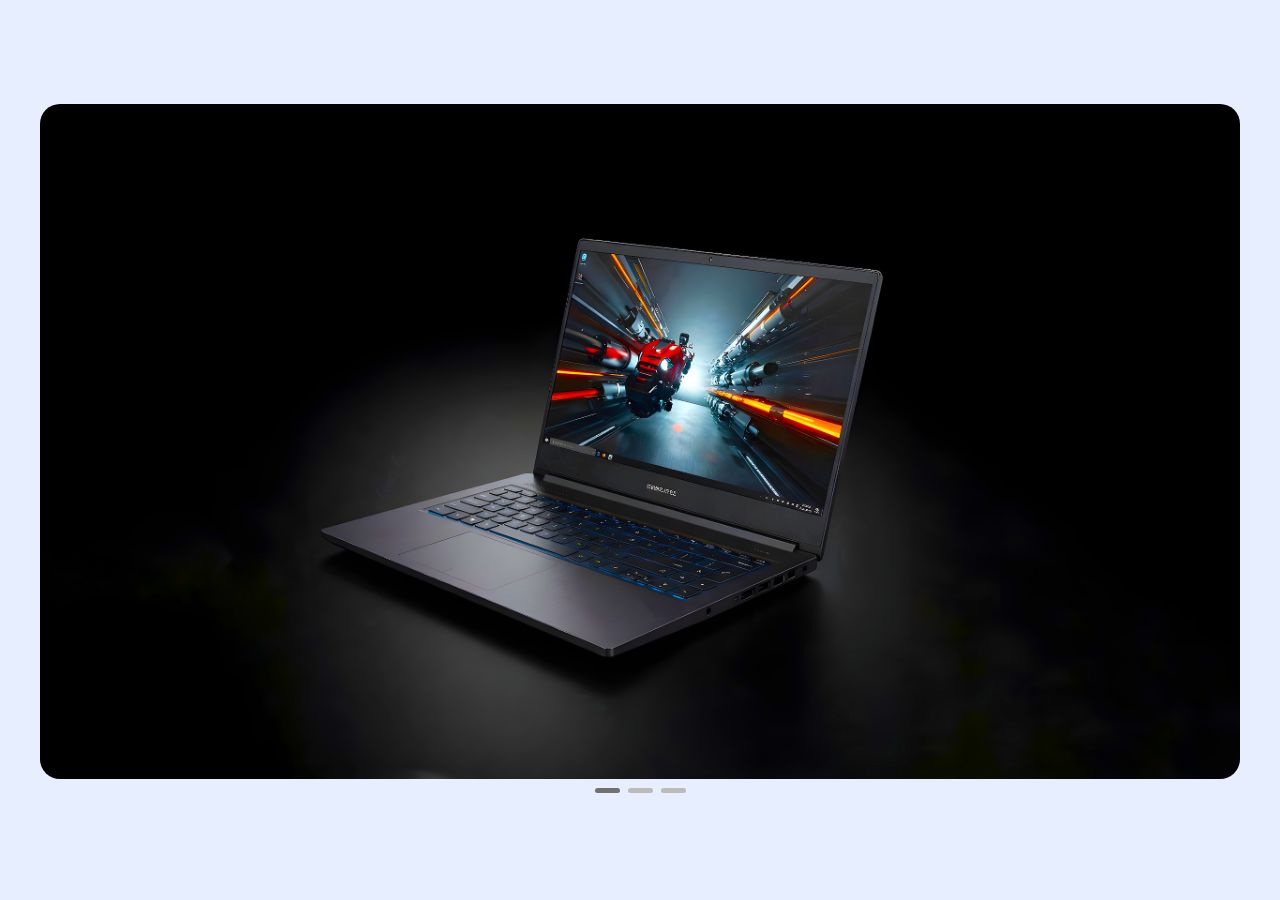
<file: Automatic Image Slider/index.html>
<!DOCTYPE html>
<html lang="en">
<head>
    <meta charset="UTF-8">
    <meta name="viewport" content="width=device-width, initial-scale=1.0">
    <link rel="stylesheet" href="style.css">
    <title>Automatic Image Slider Using Html, CSS and JavaScript</title>
</head>
<body>
    <div class="slideshow-container">
        <div class="mySlides fade">
            <img src="images/img-1.jpg" style="width:100%">
        </div>
        <div class="mySlides fade">
            <img src="images/img-2.jpg" style="width:100%">
        </div>
        <div class="mySlides fade">
            <img src="images/img-3.jpg" style="width:100%">
        </div>
    </div>

    <div style="text-align:center">
        <span class="dot"></span>
        <span class="dot"></span>
        <span class="dot"></span>
    </div>

    <script src="script.js"></script>
</body>
</html>
</file>
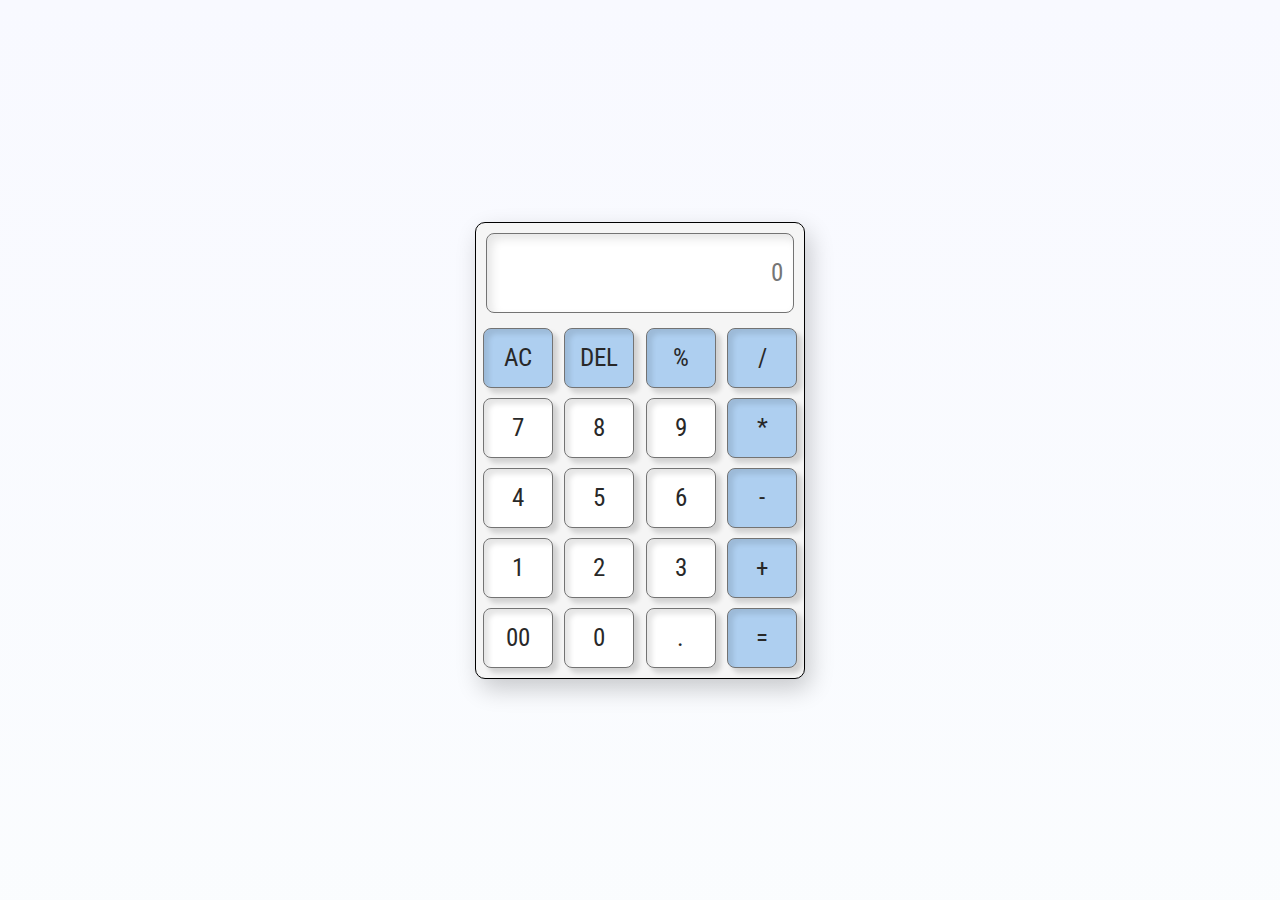
<file: Calculator App/index.html>
<!DOCTYPE html>
<html lang="en">
<head>
    <meta charset="UTF-8">
    <meta http-equiv="X-UA-Compatible" content="IE=edge" />
    <meta name="viewport" content="width=device-width, initial-scale=1.0">
    <link rel="stylesheet" href="style.css">
    <title>Calculator using Html, CSS and JavaScript</title>
</head>
<body>
    <div class="main">
        <div class="calculator">
            <input type="text" id="inputBox" placeholder="0" />
            <div class="buttons">
                <button data-value="AC" class="operator">AC</button>
                <button data-value="DEL" class="operator">DEL</button>
                <button data-value="%" class="operator">%</button>
                <button data-value="/" class="operator">/</button>

                <button data-value="7">7</button>
                <button data-value="8">8</button>
                <button data-value="9">9</button>
                <button data-value="*" class="operator">*</button>

                <button data-value="4">4</button>
                <button data-value="5">5</button>
                <button data-value="6">6</button>
                <button data-value="-" class="operator">-</button>

                <button data-value="1">1</button>
                <button data-value="2">2</button>
                <button data-value="3">3</button>
                <button data-value="+" class="operator">+</button>

                <button data-value="00">00</button>
                <button data-value="0">0</button>
                <button data-value=".">.</button>
                <button data-value="=" class="equalBtn">=</button>
            </div>
        </div>
    </div>
    <script src="script.js"></script>
</body>
</html>
</file>
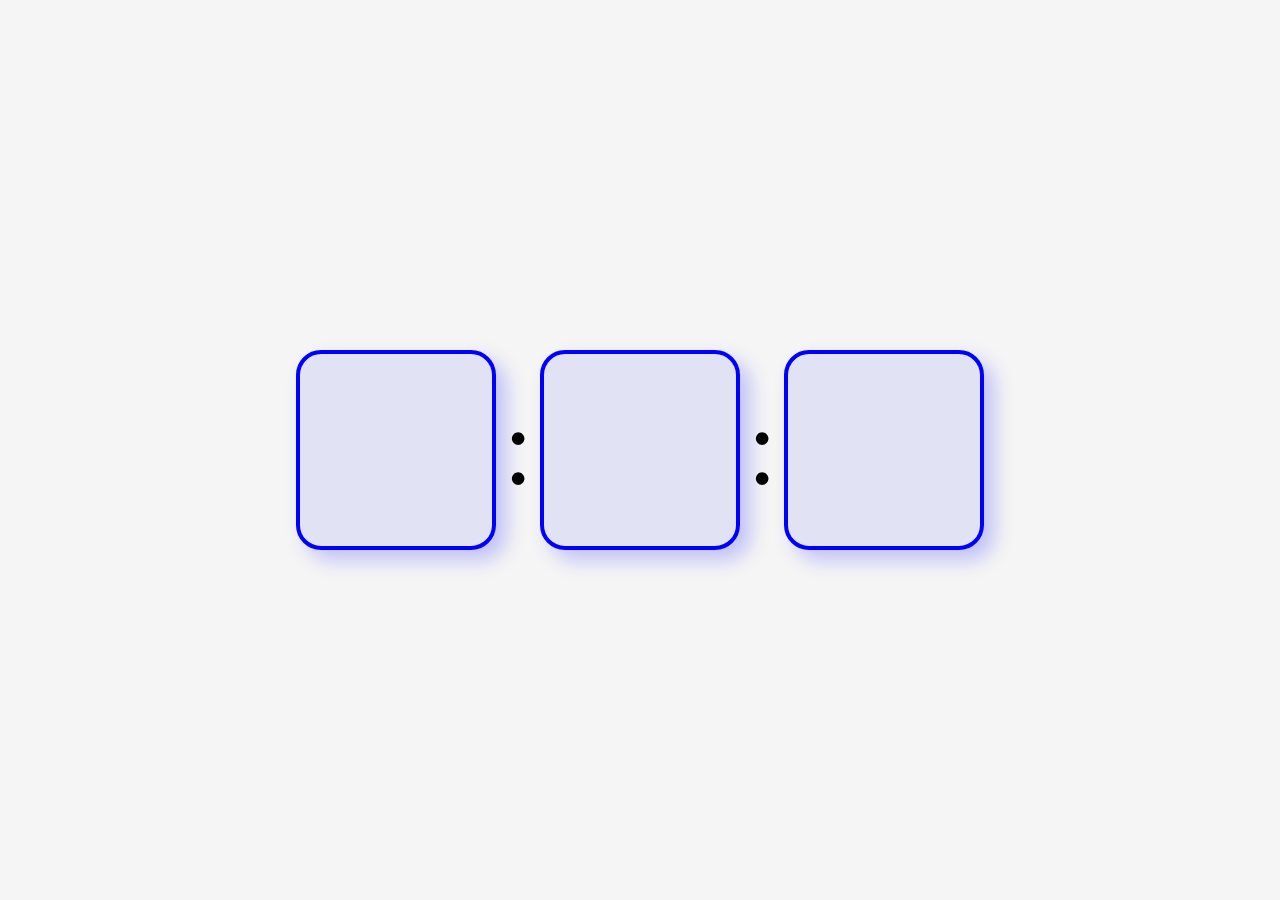
<file: Digital Clock/index.html>
<!DOCTYPE html>
<html lang="en">
<head>
    <meta charset="UTF-8">
    <meta name="viewport" content="width=device-width, initial-scale=1.0">
    <link rel="stylesheet" href="style.css">
    <title>Digital Clock using Html, CSS and JavaScript</title>
</head>
<body>
    <div class="clock">
        <div id="hours"></div>
        <span>:</span>
        <div id="minutes"></div>
        <span>:</span>
        <div id="seconds"></div>
    </div>

    <script src="script.js"></script>
</body>
</html>
</file>
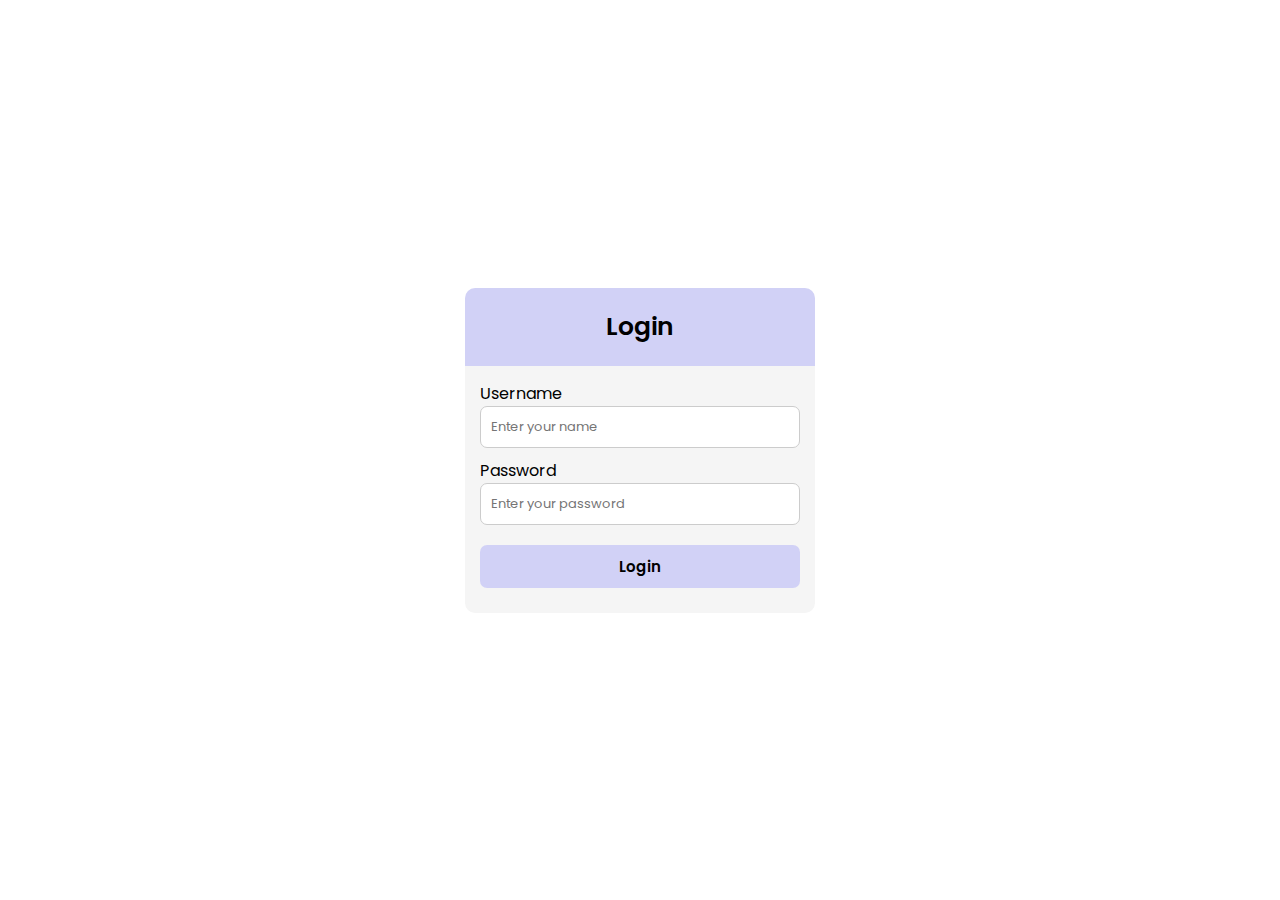
<file: Login Form/index.html>
<!DOCTYPE html>
<html lang="en">
<head>
    <meta charset="UTF-8">
    <meta name="viewport" content="width=device-width, initial-scale=1.0">
    <link rel="stylesheet" href="style.css">
    <title>Login form using Html and CSS</title>
</head>
<body>
    <div class="main">
        <div class="login-form">
            <h1>Login</h1>
            <form>
                <label for="username">Username</label>
                <input type="text" name="username" id="username" placeholder="Enter your name">
                <label for="password">Password</label>
                <input type="text" name="password" id="password" placeholder="Enter your password">
                <input type="submit" value="Login">
            </form>
        </div>
    </div> 
</body>
</html>
</file>
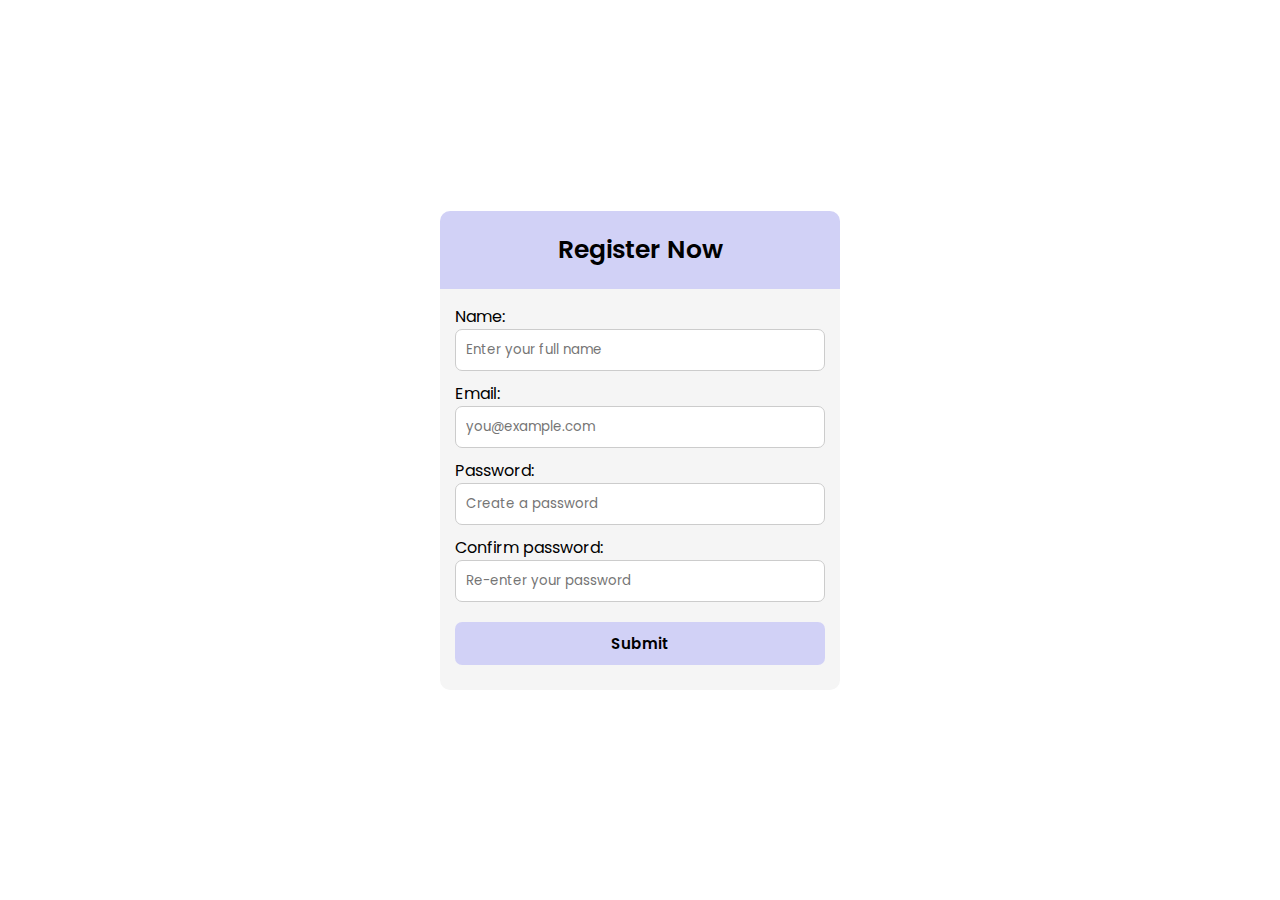
<file: Registration form/index.html>
<!DOCTYPE html>
<html lang="en">
<head>
    <meta charset="UTF-8">
    <meta name="viewport" content="width=device-width, initial-scale=1.0">
    <link rel="stylesheet" href="style.css">
    <title>Registration form using Html and CSS</title>
</head>
<body>
    <div class="main">
        <div class="register">
            <h1>Register Now</h1>

            <!-- Form for capturing user information -->
            <form>
                <label for="name">Name:</label>
                <input type="text" name="name" id="name" placeholder="Enter your full name" required>
                <label for="email">Email:</label>
                <input type="email" name="email" id="email" placeholder="you@example.com" required>
                <label for="password">Password:</label>
                <input type="password" name="password" id="password" placeholder="Create a password" required>
                <label for="password2">Confirm password:</label>
                <input type="password" name="password2" id="password2" placeholder="Re-enter your password" required>
                <input type="submit" value="Submit">
            </form>
        </div>
    </div>
</body>
</html>
</file>
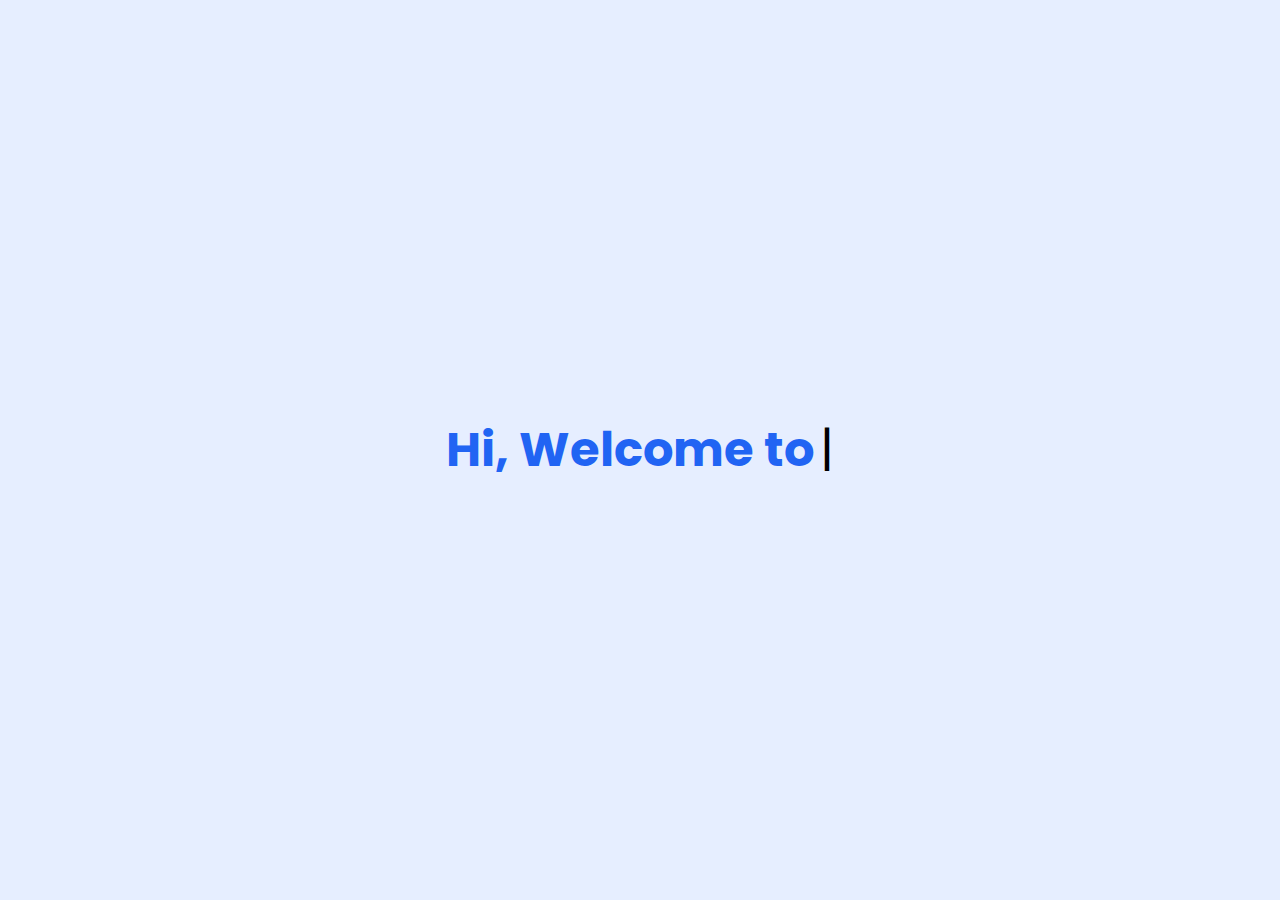
<file: Typing Effect Using Html, CSS and JavaScript/index.html>
<!DOCTYPE html>
<html lang="en">
<head>
    <meta charset="UTF-8">
    <meta name="viewport" content="width=device-width, initial-scale=1.0">
    <link rel="stylesheet" href="style.css">
    <title>Typing Effect Using Html, CSS and JavaScript</title>
</head>
<body>
    <div class="typing-container">
        <span class="typing-text" id="typing-text"></span>
        <span class="cursor" id="cursor">|</span>
    </div>

    <script src="script.js"></script>
</body>
</html>
</file>
<file: Automatic Image Slider/style.css>
* {
    margin: 0;
    padding: 0;
    box-sizing: border-box;
}

body{
    display: flex;
    flex-direction: column;
    align-items: center;
    justify-content: center;
    height: 100vh;
    background-color: #e6eeff;
}

.mySlides {
    display: none;
}

img {
    vertical-align: middle;
    border-radius: 20px;
}

.slideshow-container {
    max-width: 1200px;
    position: relative;
}

.dot {
    height: 5px;
    width: 25px;
    margin: 0 2px;
    background-color: #bbb;
    border-radius: 5px;
    display: inline-block;
    transition: background-color 0.6s ease;
}

.active {
    background-color: #717171;
}

/* Fading animation */
.fade {
    animation-name: fade;
    animation-duration: 1.2s;
}

@keyframes fade {
    from {
        opacity: .4
    }

    to {
        opacity: 1
    }
}
</file>
<file: Calculator App/style.css>
@import url('https://fonts.googleapis.com/css2?family=Roboto+Condensed:ital,wght@0,100..900;1,100..900&display=swap');

*{
    margin: 0;
    padding: 0;
    box-sizing: border-box;
    font-family: "Roboto Condensed", serif;
}

body{
    background: linear-gradient(0deg, #aecff00f 0%, #F8F9FF 100%);
}

.main{
    width: 100%;
    height: 100vh;
    display: flex;
    align-items: center;
    justify-content: center;
}

.calculator{
    max-width: 330px;
    border: 1px solid black;
    border-radius: 10px;
    box-shadow: 5px 10px 25px rgba(0, 0, 0, 0.2);
    background-color: whitesmoke;
    padding-bottom: 5px;
}

input{
    height: 80px;
    width: calc(100% - 20px);
    padding: 10px;
    text-align: right;
    font-size: 25px;
    border: 1px solid rgb(115, 115, 115);
    border-radius: 8px;
    margin: 10px;
    box-shadow: inset 5px 5px 10px rgba(0, 0, 0, 0.1);
}

.buttons{
    display: flex;
    align-items: center;
    justify-content: space-evenly;
    flex-wrap: wrap;
    margin: 0 auto;
}

button{
    padding: 10px;
    margin: 5px;
    min-width: 70px;
    height: 60px;
    font-size: 25px;
    border: 1px solid rgb(115, 115, 115);
    border-radius: 8px;
    color: rgb(40, 40, 40);
    background-color: white;
    box-shadow: inset 5px 5px 5px rgba(0, 0, 0, 0.1),
    5px 5px 5px rgba(0, 0, 0, 0.15);
}

.operator,
.equalBtn{
    background-color: #aecff0;
}
</file>
<file: Digital Clock/style.css>
@import url('https://fonts.googleapis.com/css2?family=Audiowide&display=swap');

* {
    margin: 0;
    padding: 0;
    box-sizing: border-box;
    font-family: "Audiowide", sans-serif;
}

body {
    background-color: whitesmoke;
}

.clock {
    min-height: 100vh;
    width: 100%;
    display: flex;
    align-items: center;
    justify-content: center;
}

.clock div {
    width: 200px;
    height: 200px;
    border: 4px solid blue;
    border-radius: 25px;
    color: black;
    background-color: rgba(0, 0, 255, 0.075);
    display: flex;
    align-items: center;
    justify-content: center;
    font-size: 70px;
    box-shadow: 10px 10px 20px rgba(0, 0, 255, 0.219);
}

span {
    font-size: 100px;
    margin: 10px;
}
</file>
<file: Login Form/style.css>
@import url('https://fonts.googleapis.com/css2?family=Poppins:ital,wght@0,100;0,200;0,300;0,400;0,500;0,600;0,700;0,800;0,900;1,100;1,200;1,300;1,400;1,500;1,600;1,700;1,800;1,900&display=swap');

*{
    margin: 0;
    padding: 0;
    box-sizing: border-box;
    font-family: 'Poppins', sans-serif;
}

.main{
    display: flex;
    justify-content: center;
    align-items: center;
    min-height: 100vh;
}

.login-form{
    margin: 10px;
    background-color: whitesmoke;
    border-radius: 10px;
    width: 100%;
    max-width: 350px;
}

.login-form h1{
    text-align: center;
    color: black;
    background-color: #0000ff25;
    font-size: 25px;
    font-weight: 600;
    padding: 20px;
    border-radius: 10px 10px 0 0;
}

form{
    display: flex;
    flex-direction: column;  
    padding: 15px;
}

input{
    margin-bottom: 10px;
    border: 1px solid #ccc;
    border-radius: 7px;
    padding: 10px;
    font-size: 13px;
}

input[type="submit"]{
    cursor: pointer;
    color: black;
    border: none;
    margin: 10px 0;
    font-size: 15px;
    font-weight: 600;
    background-color: #0000ff25;
}
</file>
<file: Registration form/style.css>
@import url('https://fonts.googleapis.com/css2?family=Poppins:ital,wght@0,100;0,200;0,300;0,400;0,500;0,600;0,700;0,800;0,900;1,100;1,200;1,300;1,400;1,500;1,600;1,700;1,800;1,900&display=swap');

*{
    margin: 0;
    padding: 0;
    box-sizing: border-box;
    font-family: 'Poppins', sans-serif;
}

.main{
    display: flex;
    align-items: center;
    justify-content: center;
    min-height: 100vh;
}

.register{
    margin: 10px;
    background-color: whitesmoke;
    border-radius: 10px;
    width: 100%;
    max-width: 400px;
}

.register h1{
    text-align: center;
    color: black;
    background-color: #0000ff25;
    font-size: 25px;
    font-weight: 600;
    padding: 20px;
    border-radius: 10px 10px 0 0;
}

form{
    display: flex;
    flex-direction: column;
    padding: 15px;
}

input{
    margin-bottom: 10px;
    border: 1px solid #ccc;
    border-radius: 7px;
    padding: 10px;
    font-size: 15;
}

input[type="submit"]{
    cursor: pointer;
    color: black;
    border: none;
    margin: 10px 0;
    font-size: 15px;
    font-weight: 600;
    background-color: #0000ff25;
}
</file>
<file: Typing Effect Using Html, CSS and JavaScript/style.css>
@import url('https://fonts.googleapis.com/css2?family=Poppins:ital,wght@0,100;0,200;0,300;0,400;0,500;0,600;0,700;0,800;0,900;1,100;1,200;1,300;1,400;1,500;1,600;1,700;1,800;1,900&display=swap');

* {
    margin: 0;
    padding: 0;
    box-sizing: border-box;
    font-family: 'Poppins', sans-serif;
}

body {
    display: flex;
    justify-content: center;
    align-items: center;
    min-height: 100vh;
    background-color: #e6eeff;
}

/* .typing-container {
    color: #333;
} */

.typing-text {
    font-size: 3rem;
    font-weight: bold;
    color: #2164f3;
}

.cursor {
    font-size: 3rem;
    margin-left: 2px;
    animation: blink 0.7s infinite;
    color: black;
}

@keyframes blink {
    0% {
        opacity: 1;
    }

    50% {
        opacity: 0;
    }

    100% {
        opacity: 1;
    }
}
</file>
